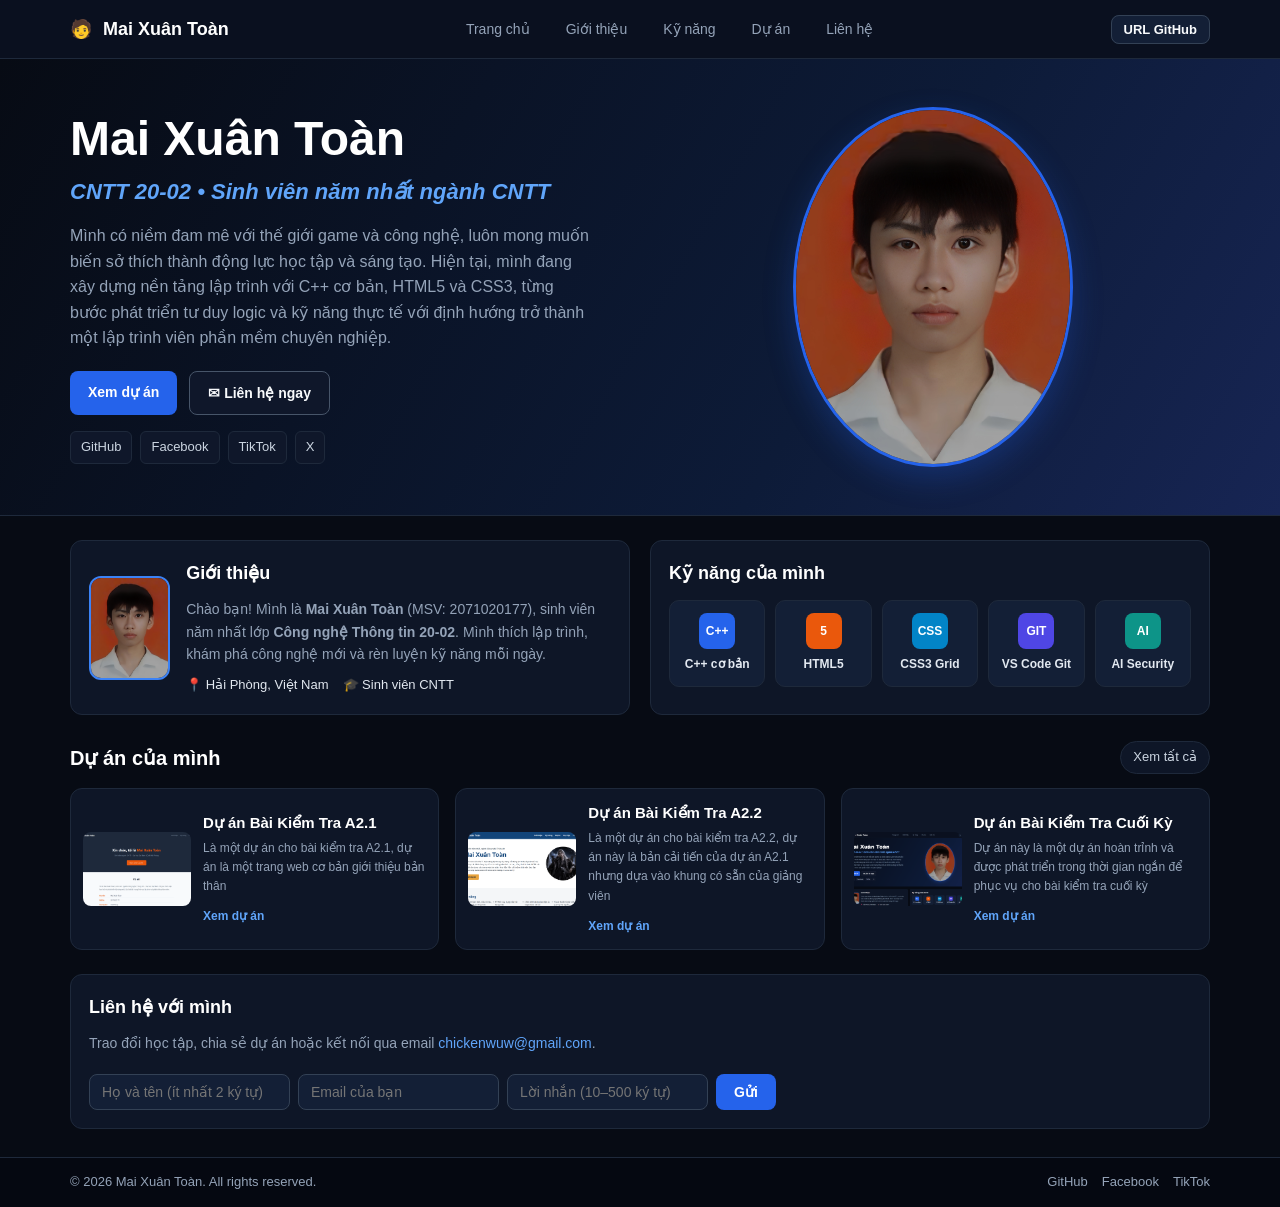
<file: index.html>
<!doctype html>
<html lang="vi">

<head>
  <meta charset="UTF-8" />
  <meta name="viewport" content="width=device-width, initial-scale=1.0" />
  <title>Portfolio Mai Xuân Toàn</title>
  <link rel="stylesheet" href="css/style.css" />
</head>
<body>
  <header class="thanhdieuhuong">
    <div class="khungchua thanhdieuhuongbentrong">
      <a href="#home" class="thuonghieu" aria-label="Trang chủ Mai Xuân Toàn">
        <span class="thuonghieudau" aria-hidden="true">🧑</span>
        <span class="thuonghieuchu">Mai Xuân Toàn </span>
      </a>

      <nav class="dieuhuong" aria-label="Điều hướng chính">
        <a href="#trangchu" class="dieuhuonglienket">Trang chủ</a>
        <a href="#about" class="dieuhuonglienket">Giới thiệu</a>
        <a href="#skills" class="dieuhuonglienket">Kỹ năng</a>
        <a href="#projects" class="dieuhuonglienket">Dự án</a>
        <a href="#contact" class="dieuhuonglienket">Liên hệ</a>
      </nav>

      <div class="thanhdieuhuongthaotac">
        <a href="https://github.com/chickenwuw-star/K20_CNTT_BaiCuoiKy.git" target="_blank" rel="noopener noreferrer" class="nutbieutuong" title="GitHub" aria-label="GitHub">
          URL GitHub
        </a>
      </div>
    </div>
  </header>

  <main id="trangchu">
    <section class="gioithieu">
      <div class="gioithieulophunen" aria-hidden="true"></div>
      <div class="khungchua gioithieubentrong">
        <div class="gioithieunoidung">
          <h1 class="gioithieutieude">Mai Xuân Toàn</h1>
          <p class="gioithieutieudephu">CNTT 20-02 • Sinh viên năm nhất ngành CNTT</p>
          <p class="gioithieumota">
            Mình có niềm đam mê với thế giới game và công nghệ, luôn mong muốn biến sở thích thành động lực học tập và sáng tạo. Hiện tại, mình đang xây dựng nền tảng lập trình với C++ cơ bản, HTML5 và CSS3, từng bước phát triển tư duy logic và kỹ năng thực tế với định hướng trở thành một lập trình viên phần mềm chuyên nghiệp.
          </p>

          <div class="gioithieukeugoihanhdong">
            <a href="#projects" class="nut nutchinh"> Xem dự án</a>
            <a href="#contact" class="nut nutphu">✉ Liên hệ ngay</a>
          </div>

          <div class="hangmangxahoi" aria-label="Liên kết mạng xã hội">
            <a href="https://www.facebook.com/mxtoan.chicken.13112007" target="_blank" rel="noopener noreferrer" class="themxh">GitHub</a>
            <a href="https://www.facebook.com/mxtoan.chicken.13112007" target="_blank" rel="noopener noreferrer" class="themxh">Facebook</a>
            <a href="https://www.tiktok.com/@mxton66" target="_blank" rel="noopener noreferrer" class="themxh">TikTok</a>
            <a href="https://x.com/ChickenMen1311" target="_blank" rel="noopener noreferrer" class="themxh">X</a>
          </div>
        </div>

        <div class="gioithieuhinhanh">
          <div class="gioithieukhungthe">
            <img
              src="assets/avatar.png"
              alt="Ảnh minh họa phong cách công nghệ của Mai Xuân Toàn"
              class="gioithieuanhbanner"
            />
          </div>
        </div>
      </div>
    </section>

    <section class="vungbangdieukhien">
      <div class="khungchua luoibangdieukhien">
        <article id="about" class="bang gioithieubang">
          <div class="gioithieubangbocuc">
            <img
              src="assets/avatar.png"
              alt="Ảnh đại diện của Mai Xuân Toàn"
              class="anhdaidiengioithieu"
            />
            <div class="gioithieubangnoidung">
              <h2 class="tieudebang">Giới thiệu</h2>
              <p>
                Chào bạn! Mình là <strong>Mai Xuân Toàn</strong> (MSV: 2071020177),
                sinh viên năm nhất lớp <strong>Công nghệ Thông tin 20-02</strong>.
                Mình thích lập trình, khám phá công nghệ mới và rèn luyện kỹ năng mỗi ngày.
              </p>
              <div class="thethongtin">
                <span>📍 Hải Phòng, Việt Nam</span>
                <span>🎓 Sinh viên CNTT</span>
              </div>
            </div>
          </div>
        </article>
        <article id="skills" class="bang kynangbang">
          <h2 class="tieudebang">Kỹ năng của mình</h2>
          <div class="luoikynang">
            <div class="okynang">
              <span class="huyhieukynang huyhieucpp">C++</span>
              <span class="tenkynang">C++ cơ bản</span>
            </div>
            <div class="okynang">
              <span class="huyhieukynang huyhieuhtml">5</span>
              <span class="tenkynang">HTML5</span>
            </div>
            <div class="okynang">
              <span class="huyhieukynang huyhieucss">CSS</span>
              <span class="tenkynang">CSS3 Grid</span>
            </div>
            <div class="okynang">
              <span class="huyhieukynang huyhieugit">GIT</span>
              <span class="tenkynang">VS Code Git</span>
            </div>
            <div class="okynang">
              <span class="huyhieukynang huyhieunhom">AI</span>
              <span class="tenkynang">AI Security</span>
            </div>
          </div>
        </article>
      </div>
    </section>

    <section id="projects" class="vungduan">
      <div class="khungchua">
        <div class="daukhuvuc">
          <h2 class="tieudebang tieudebanglon">Dự án của mình</h2>
          <a href="https://github.com/chickenwuw-star" target="_blank" rel="noopener noreferrer" class="lienketxemtatca">Xem tất cả  </a>
        </div>

        <div class="hangduan">
          <article class="theduan">
            <img
              src="assets/A2_1.png"
              alt="Ảnh minh họa Dự án Bài Kiểm Tra A2.1"
              class="theduananhnho"
            />
            <div class="theduanthongtin">
              <h3>Dự án Bài Kiểm Tra A2.1</h3>
              <p>Là một dự án cho bài kiểm tra A2.1, dự án là một trang web cơ bản giới thiệu bản thân</p>
              <a href="https://chickenwuw-star.github.io/A2.1_Mai-Xu-n-To-n_2071020177/" target="_blank" rel="noopener noreferrer" class="lienketduan"> Xem dự án </a>
            </div>
          </article>

          <article class="theduan">
            <img
              src="assets/A2_2.png"
              alt="Ảnh minh họa Dự án Bài Kiểm Tra A2.2"
              class="theduananhnho"
            />
            <div class="theduanthongtin">
              <h3>Dự án Bài Kiểm Tra A2.2</h3>
              <p>Là một dự án cho bài kiểm tra A2.2, dự án này là bản cải tiến của dự án A2.1 nhưng dựa vào khung có sẵn của giảng viên</p>
              <a href="https://chickenwuw-star.github.io/K20_Porfolio_CNTT20_02/" target="_blank" rel="noopener noreferrer" class="lienketduan">
                Xem dự án 
              </a>
            </div>
          </article>

          <article class="theduan">
            <img
              src="assets/CuoiKy.png"
              alt="Ảnh minh họa Dự án Bài Kiểm Tra Cuối Kỳ"
              class="theduananhnho"
            />
            <div class="theduanthongtin">
              <h3>Dự án Bài Kiểm Tra Cuối Kỳ</h3>
              <p>Dự án này là một dự án hoàn trỉnh và được phát triển trong thời gian ngắn để phục vụ cho bài kiểm tra cuối kỳ</p>
              <a href="https://chickenwuw-star.github.io/K20_CNTT_BaiCuoiKy/" target="_blank" rel="noopener noreferrer" class="lienketduan">
                Xem dự án 
              </a>
            </div>
          </article>
        </div>
      </div>
    </section>

    <section id="contact" class="vunglienhe">
      <div class="khungchua hoplienhe">
        <div class="hoplienhechu">
          <h2 class="tieudebang">Liên hệ với mình</h2>
          <p>
            Trao đổi học tập, chia sẻ dự án hoặc kết nối qua email
            <a href="mailto:chickenwuw@gmail.com">chickenwuw@gmail.com</a>.
          </p>
        </div>

        <form action="ket-qua.html" method="get" class="bieumaunho">
          <input
            type="text"
            name="fullname"
            placeholder="Họ và tên (ít nhất 2 ký tự)"
            minlength="2"
            required
            aria-label="Họ và tên"
          />
          <input
            type="email"
            name="email"
            placeholder="Email của bạn"
            required
            aria-label="Email"
          />
          <input
            type="text"
            name="message"
            placeholder="Lời nhắn (10–500 ký tự)"
            minlength="10"
            maxlength="500"
            required
            aria-label="Lời nhắn"
          />
          <button type="submit" class="nut nutchinh">Gửi</button>
        </form>
      </div>
    </section>
  </main>

  <footer class="chantrang">
    <div class="khungchua chantrangbentrong">
      <p>© 2026 Mai Xuân Toàn. All rights reserved.</p>
      <div class="chantranglienket">
        <a href="https://github.com/chickenwuw-star" target="_blank" rel="noopener noreferrer">GitHub</a>
        <a href="https://www.facebook.com/share/19TuvKY87e/" target="_blank" rel="noopener noreferrer">Facebook</a>
        <a href="https://www.tiktok.com/@mxton66" target="_blank" rel="noopener noreferrer">TikTok</a>
      </div>
    </div>
  </footer>
</body>
</html>
</file>
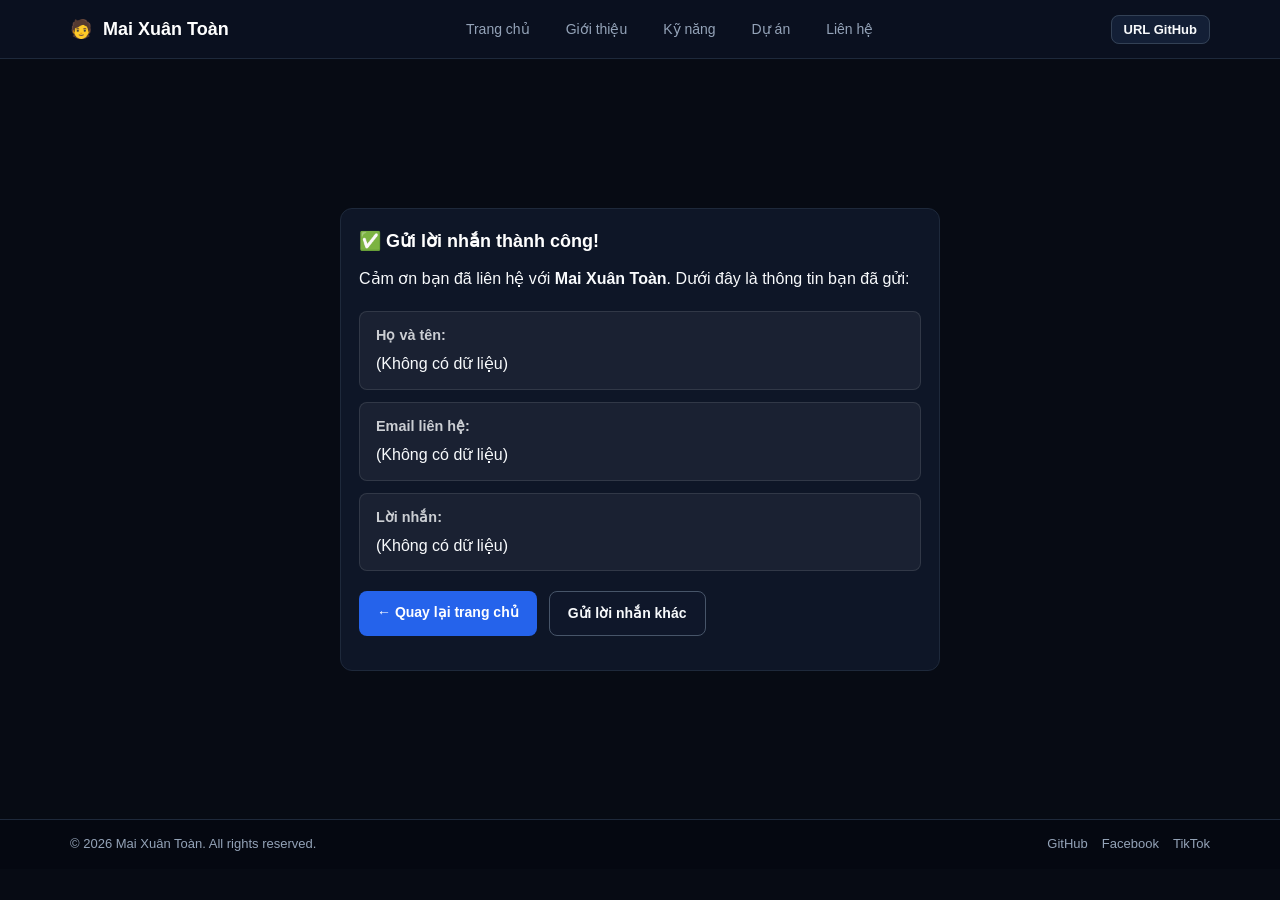
<file: ket-qua.html>
<!doctype html>
<html lang="vi">

<head>
  <meta charset="UTF-8" />
  <meta name="viewport" content="width=device-width, initial-scale=1.0" />
  <title>Kết quả liên hệ - Mai Xuân Toàn</title>
  <link rel="stylesheet" href="css/style.css" />
</head>

<body>
  <header class="thanhdieuhuong">
    <div class="khungchua thanhdieuhuongbentrong">
      <a href="index.html" class="thuonghieu" aria-label="Trang chủ Mai Xuân Toàn">
        <span class="thuonghieudau" aria-hidden="true">🧑</span>
        <span class="thuonghieuchu">Mai Xuân Toàn </span>
      </a>

      <nav class="dieuhuong" aria-label="Điều hướng chính">
        <a href="index.html#trangchu" class="dieuhuonglienket">Trang chủ</a>
        <a href="index.html#about" class="dieuhuonglienket">Giới thiệu</a>
        <a href="index.html#skills" class="dieuhuonglienket">Kỹ năng</a>
        <a href="index.html#projects" class="dieuhuonglienket">Dự án</a>
        <a href="index.html#contact" class="dieuhuonglienket">Liên hệ</a>
      </nav>

      <div class="thanhdieuhuongthaotac">
        <a href="https://github.com/chickenwuw-star/K20_CNTT_BaiCuoiKy.git" target="_blank" rel="noopener noreferrer" class="nutbieutuong" title="GitHub" aria-label="GitHub">
          URL GitHub
        </a>
      </div>
    </div>
  </header>

  <main class="vungketqua">
    <div class="khungchua">
      <article class="bang bangketqua">
        <h1 class="tieudebang">✅ Gửi lời nhắn thành công!</h1>
        <p>Cảm ơn bạn đã liên hệ với <strong>Mai Xuân Toàn</strong>. Dưới đây là thông tin bạn đã gửi:</p>

        <div class="danhsachketqua">
          <div class="dongketqua">
            <strong>Họ và tên:</strong>
            <span id="hienthi-fullname">Đang tải...</span>
          </div>

          <div class="dongketqua">
            <strong>Email liên hệ:</strong>
            <span id="hienthi-email">Đang tải...</span>
          </div>

          <div class="dongketqua">
            <strong>Lời nhắn:</strong>
            <span id="hienthi-message">Đang tải...</span>
          </div>
        </div>

        <div class="gioithieukeugoihanhdong">
          <a href="index.html" class="nut nutchinh">← Quay lại trang chủ</a>
          <a href="index.html#contact" class="nut nutphu">Gửi lời nhắn khác</a>
        </div>
      </article>
    </div>
  </main>

  <footer class="chantrang">
    <div class="khungchua chantrangbentrong">
      <p>© 2026 Mai Xuân Toàn. All rights reserved.</p>
      <div class="chantranglienket">
        <a href="https://github.com/chickenwuw-star" target="_blank" rel="noopener noreferrer">GitHub</a>
        <a href="https://www.facebook.com/share/19TuvKY87e/" target="_blank" rel="noopener noreferrer">Facebook</a>
        <a href="https://www.tiktok.com/@mxton66" target="_blank" rel="noopener noreferrer">TikTok</a>
      </div>
    </div>
  </footer>

  <script>
    const params = new URLSearchParams(window.location.search);

    const fullname = params.get("fullname");
    const email = params.get("email");
    const message = params.get("message");

    document.getElementById("hienthi-fullname").textContent = fullname ? fullname : "(Không có dữ liệu)";
    document.getElementById("hienthi-email").textContent = email ? email : "(Không có dữ liệu)";
    document.getElementById("hienthi-message").textContent = message ? message : "(Không có dữ liệu)";
  </script>
</body>

</html>
</file>
<file: css/style.css>
﻿* {
  box-sizing: border-box;
  margin: 0;
  padding: 0;
}

html {
  scroll-behavior: smooth;
}

body {
  font-family: "Plus Jakarta Sans", Arial, sans-serif;
  background-color: #070b14;
  color: #f8fafc;
  line-height: 1.6;
}

a {
  color: inherit;
  text-decoration: none;
}

img {
  display: block;
  max-width: 100%;
}

.khungchua {
  width: 92%;
  max-width: 1140px;
  margin: 0 auto;
}

.thanhdieuhuong {
  background-color: #0a101f;
  border-bottom: 1px solid #1e293b;
  padding: 12px 0;
  position: sticky;
  top: 0;
  z-index: 100;
}

.thanhdieuhuongbentrong {
  display: flex;
  justify-content: space-between;
  align-items: center;
  gap: 16px;
}

.thuonghieu {
  font-size: 18px;
  font-weight: 800;
  color: #ffffff;
}

.thuonghieudau {
  color: #3b82f6;
  margin-right: 6px;
}

.dieuhuong {
  display: flex;
  gap: 16px;
  flex-wrap: wrap;
}

.dieuhuonglienket {
  font-size: 14px;
  color: #94a3b8;
  padding: 6px 10px;
  border-radius: 6px;
  transition: background-color 0.2s ease, color 0.2s ease;
}

.dieuhuonglienket:hover {
  color: #ffffff;
  background-color: #172554;
}

.nutbieutuong {
  font-size: 13px;
  font-weight: 600;
  background-color: #131f36;
  border: 1px solid #334155;
  padding: 6px 12px;
  border-radius: 8px;
}

.nutbieutuong:hover {
  border-color: #3b82f6;
}

.gioithieu {
  background: linear-gradient(120deg, #070b14 0%, #0d1b38 65%, #172554 100%);
  padding: 48px 0;
  border-bottom: 1px solid #1e293b;
}

.gioithieubentrong {
  display: flex;
  align-items: center;
  justify-content: space-between;
  gap: 32px;
}

.gioithieunoidung {
  flex: 1;
}

.gioithieutieude {
  font-size: 48px;
  font-weight: 800;
  line-height: 1.15;
  color: #ffffff;
  margin-bottom: 8px;
}

.gioithieutieudephu {
  font-size: 22px;
  font-weight: 700;
  font-style: italic;
  color: #60a5fa;
  margin-bottom: 14px;
}

.gioithieumota {
  color: #94a3b8;
  max-width: 520px;
  margin-bottom: 20px;
}

.gioithieukeugoihanhdong {
  display: flex;
  gap: 12px;
  flex-wrap: wrap;
  margin-bottom: 16px;
}

.nut {
  display: inline-block;
  padding: 10px 18px;
  border-radius: 8px;
  font-size: 14px;
  font-weight: 700;
  border: none;
  cursor: pointer;
}

.nutchinh {
  background-color: #2563eb;
  color: #ffffff;
}

.nutchinh:hover {
  background-color: #1d4ed8;
}

.nutphu {
  background-color: #0f172a;
  color: #f8fafc;
  border: 1px solid #475569;
}

.nutphu:hover {
  border-color: #60a5fa;
}

.hangmangxahoi {
  display: flex;
  gap: 8px;
  flex-wrap: wrap;
}

.themxh {
  font-size: 13px;
  color: #cbd5e1;
  background-color: #0f172a;
  border: 1px solid #1e293b;
  padding: 5px 10px;
  border-radius: 6px;
}

.themxh:hover {
  border-color: #3b82f6;
}


.gioithieuhinhanh {
  flex: 1;
  display: flex;
  justify-content: center;
}

.gioithieukhungthe {
  width: 280px;
  height: 360px;
  border-radius: 50%;
  overflow: hidden;
  border: 3px solid #2563eb;
  background-color: #0e1627;
  box-shadow: 0 12px 30px rgba(37, 99, 235, 0.25);
}

.gioithieuanhbanner {
  width: 100%;
  height: 100%;
  object-fit: cover;
  object-position: center 20%;
}


.vungbangdieukhien {
  padding: 24px 0 12px;
}

.luoibangdieukhien {
  display: flex;
  gap: 20px;
}

.bang {
  flex: 1;
  background-color: #0e1627;
  border: 1px solid #1e293b;
  border-radius: 12px;
  padding: 18px;
}

.tieudebang {
  font-size: 18px;
  font-weight: 700;
  color: #ffffff;
  margin-bottom: 10px;
}

.tieudebanglon {
  font-size: 20px;
  margin-bottom: 0;
}

.gioithieubangbocuc {
  display: flex;
  align-items: center;
  gap: 16px;
}

.anhdaidiengioithieu {
  width: 104px;
  height: 104px;
  border-radius: 12px;
  object-fit: cover;
  border: 2px solid #3b82f6;
}

.gioithieubangnoidung p {
  font-size: 14px;
  color: #94a3b8;
  margin-bottom: 10px;
}

.thethongtin {
  display: flex;
  gap: 14px;
  font-size: 13px;
  color: #e2e8f0;
}

.luoikynang {
  display: grid;
  grid-template-columns: repeat(5, 1fr);
  gap: 10px;
  margin-top: 12px;
}

.okynang {
  background-color: #131f36;
  border: 1px solid #1e293b;
  border-radius: 10px;
  padding: 12px 6px;
  text-align: center;
}

.okynang:hover {
  border-color: #3b82f6;
}

.huyhieukynang {
  display: inline-flex;
  align-items: center;
  justify-content: center;
  width: 36px;
  height: 36px;
  border-radius: 8px;
  font-size: 12px;
  font-weight: 800;
  color: #ffffff;
  margin-bottom: 6px;
}

.huyhieucpp { background-color: #2563eb; }
.huyhieuhtml { background-color: #ea580c; }
.huyhieucss { background-color: #0284c7; }
.huyhieugit { background-color: #4f46e5; }
.huyhieunhom { background-color: #0d9488; }

.tenkynang {
  display: block;
  font-size: 12px;
  font-weight: 600;
  color: #e2e8f0;
}


.vungduan {
  padding: 14px 0 20px;
}

.daukhuvuc {
  display: flex;
  justify-content: space-between;
  align-items: center;
  margin-bottom: 14px;
}

.lienketxemtatca {
  font-size: 13px;
  color: #cbd5e1;
  background-color: #0e1627;
  border: 1px solid #1e293b;
  padding: 5px 12px;
  border-radius: 999px;
}

.lienketxemtatca:hover {
  border-color: #3b82f6;
}

.hangduan {
  display: grid;
  grid-template-columns: repeat(3, 1fr);
  gap: 16px;
}

.theduan {
  display: flex;
  align-items: center;
  gap: 12px;
  background-color: #0e1627;
  border: 1px solid #1e293b;
  border-radius: 12px;
  padding: 12px;
}

.theduan:hover {
  border-color: #3b82f6;
}

.theduananhnho {
  width: 108px;
  height: 74px;
  border-radius: 8px;
  object-fit: cover;
  background-color: #131f36;
}

.theduanthongtin h3 {
  font-size: 15px;
  color: #ffffff;
  margin-bottom: 4px;
}

.theduanthongtin p {
  font-size: 12px;
  color: #94a3b8;
  margin-bottom: 6px;
}

.lienketduan {
  font-size: 12px;
  font-weight: 600;
  color: #60a5fa;
}

.lienketduan:hover {
  text-decoration: underline;
}


.vunglienhe {
  padding: 4px 0 28px;
}

.hoplienhe {
  display: flex;
  justify-content: space-between;
  align-items: center;
  gap: 20px;
  flex-wrap: wrap;
  background-color: #0e1627;
  border: 1px solid #1e293b;
  border-radius: 12px;
  padding: 18px;
}

.hoplienhechu p {
  font-size: 14px;
  color: #94a3b8;
}

.hoplienhechu a {
  color: #60a5fa;
}

.bieumaunho {
  display: flex;
  gap: 8px;
  flex-wrap: wrap;
}

.bieumaunho input {
  background-color: #131f36;
  border: 1px solid #334155;
  border-radius: 8px;
  padding: 9px 12px;
  font-size: 14px;
  color: #ffffff;
}

.bieumaunho input:focus {
  outline: none;
  border-color: #3b82f6;
}


.chantrang {
  background-color: #050811;
  border-top: 1px solid #1e293b;
  padding: 14px 0;
  font-size: 13px;
  color: #94a3b8;
}

.chantrangbentrong {
  display: flex;
  justify-content: space-between;
  align-items: center;
  gap: 12px;
  flex-wrap: wrap;
}

.chantranglienket {
  display: flex;
  gap: 14px;
}

.chantranglienket a:hover {
  color: #ffffff;
}

@media (max-width: 900px) {
  .gioithieubentrong,
  .luoibangdieukhien {
    flex-direction: column;
  }

  .hangduan,
  .luoikynang {
    grid-template-columns: 1fr;
  }
}

@media (max-width: 560px) {
  .gioithieutieude {
    font-size: 34px;
  }

  .gioithieubangbocuc,
  .theduan {
    flex-direction: column;
    align-items: flex-start;
  }

  .dieuhuong {
    display: none;
  }
}

 /*phần của trang kết quả*/

     .vungketqua {
      min-height: calc(100vh - 140px);
      display: flex;
      align-items: center;
      padding: 40px 0;
    }

    .bangketqua {
      max-width: 600px;
      margin: 0 auto;
      width: 100%;
    }

    .danhsachketqua {
      margin: 20px 0;
      display: flex;
      flex-direction: column;
      gap: 12px;
    }

    .dongketqua {
      padding: 12px 16px;
      background: rgba(255, 255, 255, 0.05);
      border: 1px solid rgba(255, 255, 255, 0.1);
      border-radius: 8px;
      word-break: break-word;
    }

    .dongketqua strong {
      display: block;
      margin-bottom: 4px;
      opacity: 0.8;
      font-size: 0.9rem;
    }
</file>
